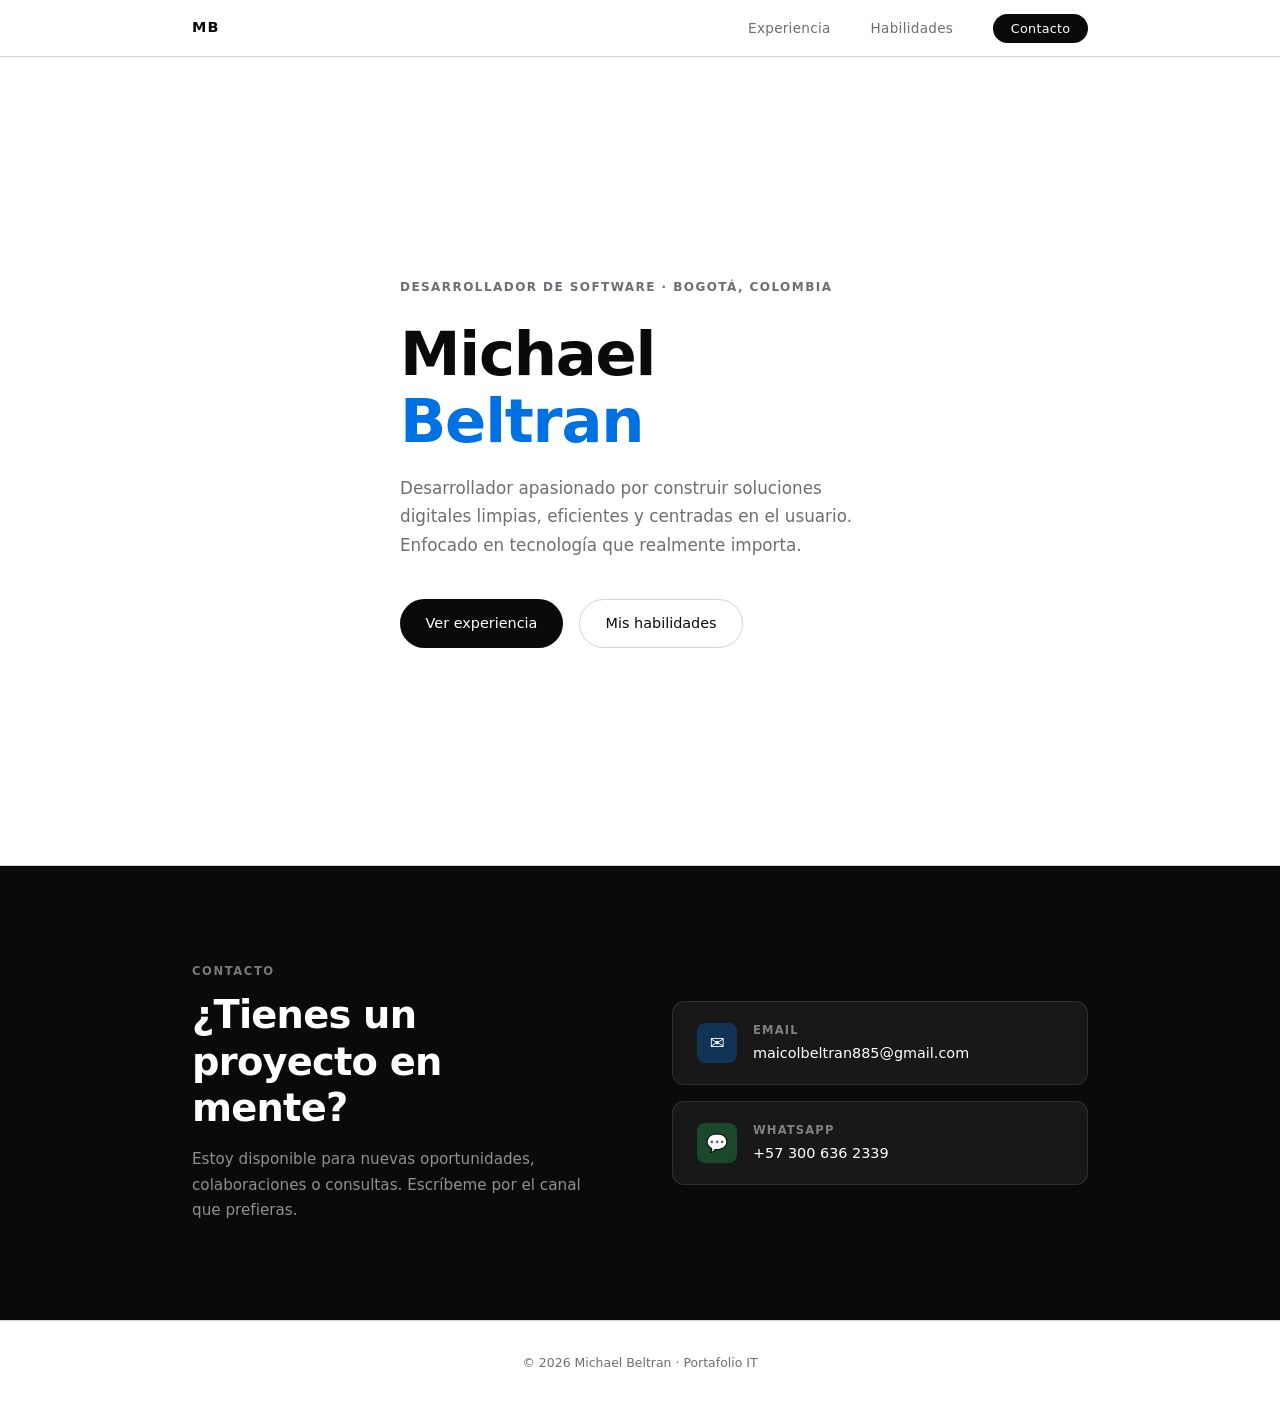
<file: index.html>
<!DOCTYPE html>
<html lang="es">
<head>
  <meta charset="UTF-8" />
  <meta name="viewport" content="width=device-width, initial-scale=1.0" />
  <title>Michael Beltran — Portafolio IT</title>
  <link rel="stylesheet" href="style.css" />
</head>
<body>

  <nav>
    <div class="nav-inner">
      <a href="index.html" class="nav-logo">MB</a>
      <ul class="nav-links">
        <li class="hide-mobile"><a href="experiencia.html">Experiencia</a></li>
        <li class="hide-mobile"><a href="habilidades.html">Habilidades</a></li>
        <li><a href="#contacto" class="btn-contacto-nav">Contacto</a></li>
      </ul>
    </div>
  </nav>

  <main>
    <section class="hero">
      <div class="container">
        <div class="hero-content">
          <span class="hero-tag">Desarrollador de software · Bogotá, Colombia</span>
          <h1>Michael<br><span>Beltran</span></h1>
          <p class="hero-desc">
            Desarrollador apasionado por construir soluciones digitales limpias,
            eficientes y centradas en el usuario. Enfocado en tecnología que realmente importa.
          </p>
          <div class="hero-actions">
            <a href="experiencia.html" class="btn-primary">Ver experiencia</a>
            <a href="habilidades.html" class="btn-secondary">Mis habilidades</a>
          </div>
        </div>
      </div>
    </section>
  </main>

  <section class="contact-section" id="contacto">
    <div class="contact-inner">
      <div>
        <p class="contact-label">Contacto</p>
        <h2 class="contact-title">¿Tienes un proyecto en mente?</h2>
        <p class="contact-sub">
          Estoy disponible para nuevas oportunidades, colaboraciones o consultas.
          Escríbeme por el canal que prefieras.
        </p>
      </div>
      <div class="contact-options">
        <a href="mailto:maicolbeltran885@gmail.com" class="contact-link">
          <div class="contact-icon icon-email">✉️</div>
          <div>
            <div class="contact-link-label">Email</div>
            <div class="contact-link-value">maicolbeltran885@gmail.com</div>
          </div>
        </a>
        <a href="https://wa.me/573006362339" target="_blank" class="contact-link">
          <div class="contact-icon icon-whatsapp">💬</div>
          <div>
            <div class="contact-link-label">WhatsApp</div>
            <div class="contact-link-value">+57 300 636 2339</div>
          </div>
        </a>
      </div>
    </div>
  </section>

  <footer>
    <p>© 2026 Michael Beltran · Portafolio IT</p>
  </footer>

  <script src="script.js"></script>
</body>
</html>
</file>
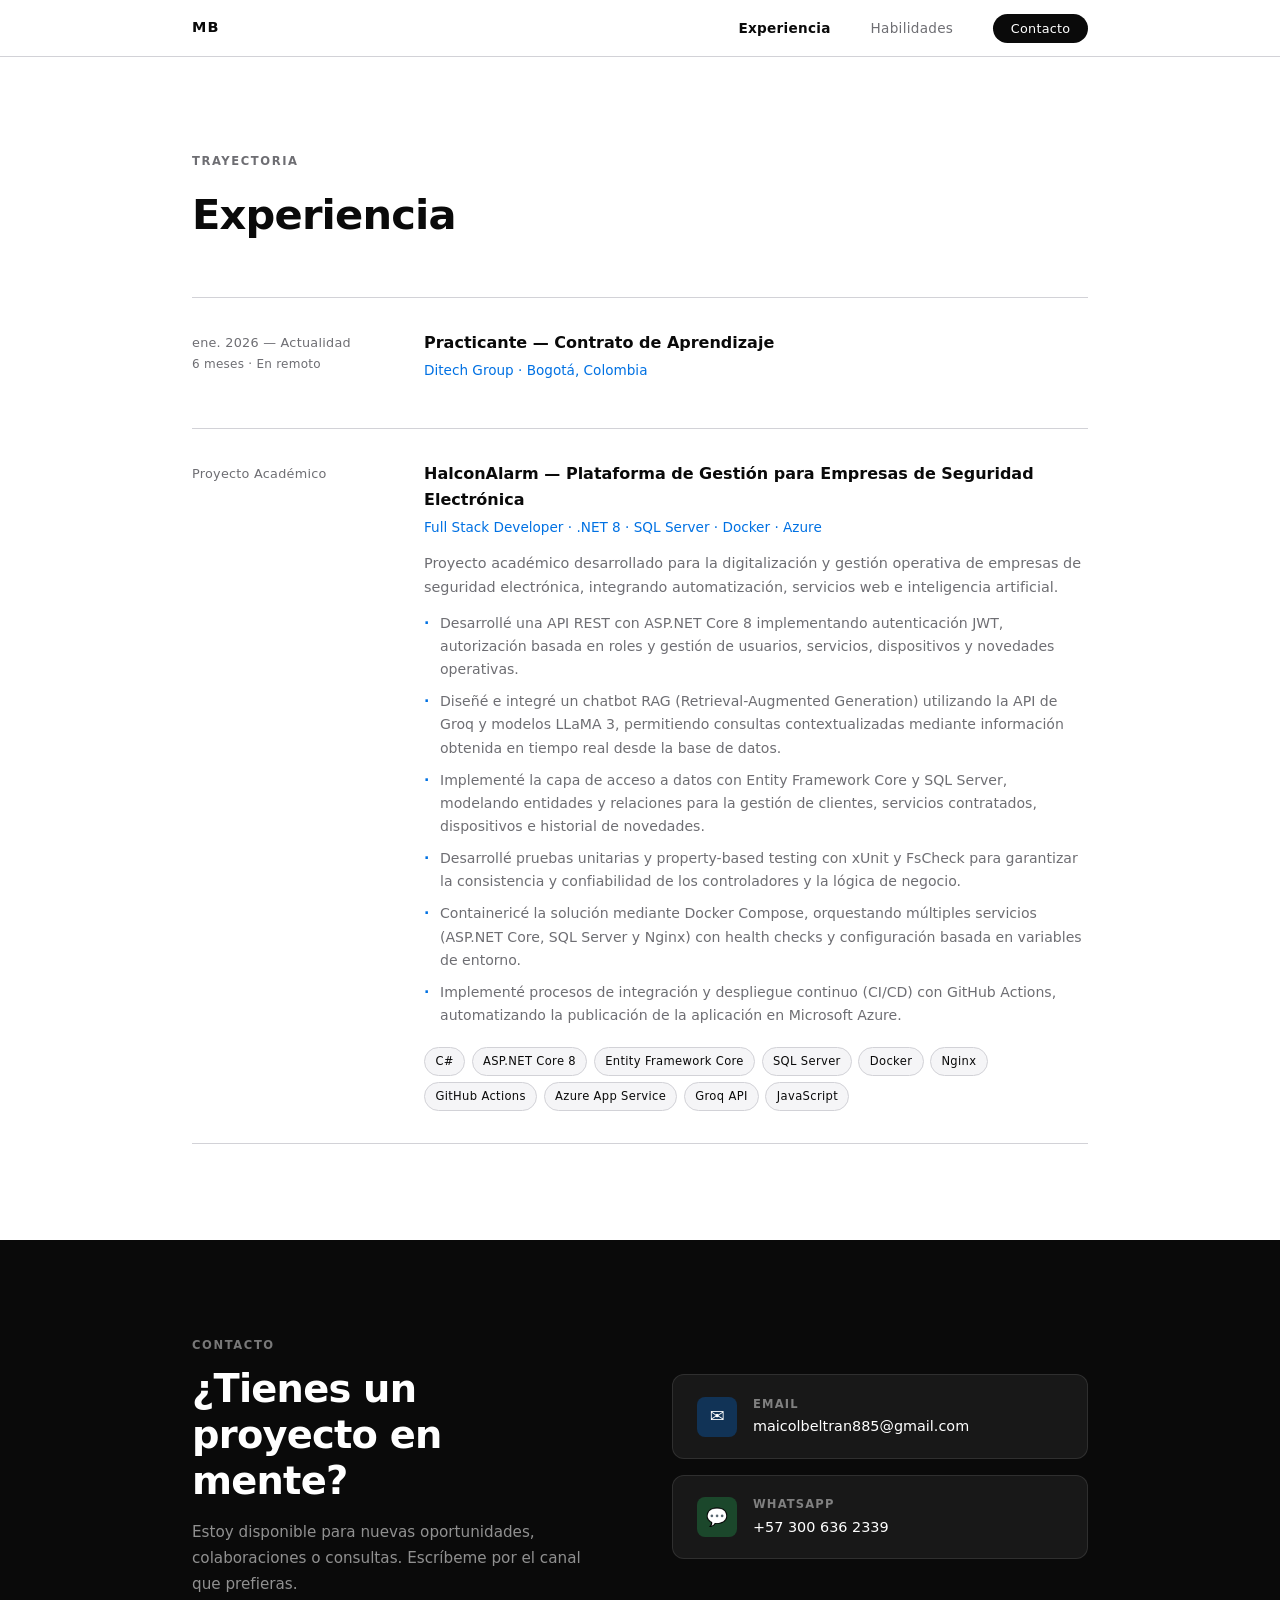
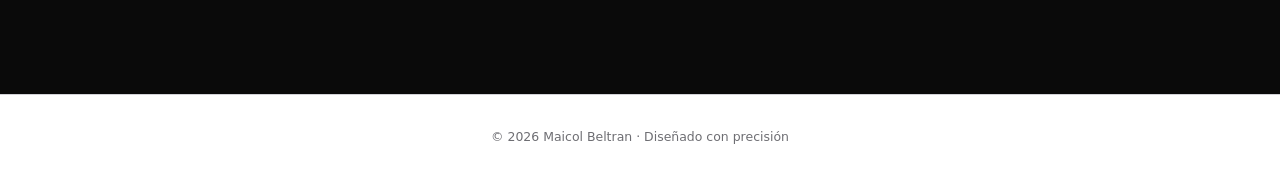
<file: experiencia.html>
<!DOCTYPE html>
<html lang="es">
<head>
  <meta charset="UTF-8" />
  <meta name="viewport" content="width=device-width, initial-scale=1.0" />
  <title>Experiencia — Maicol Beltran</title>
  <link rel="stylesheet" href="style.css" />
</head>
<body>

  <nav>
    <div class="nav-inner">
      <a href="index.html" class="nav-logo">MB</a>
      <ul class="nav-links">
        <li class="hide-mobile"><a href="experiencia.html">Experiencia</a></li>
        <li class="hide-mobile"><a href="habilidades.html">Habilidades</a></li>
        <li><a href="index.html#contacto" class="btn-contacto-nav">Contacto</a></li>
      </ul>
    </div>
  </nav>

  <main>
    <section class="section">
      <div class="container">
        <p class="section-label">Trayectoria</p>
        <h2 class="section-title">Experiencia</h2>

        <div class="exp-grid">

          <div class="exp-card">
            <div class="exp-periodo">ene. 2026 — Actualidad<br><span style="font-size:0.75rem">6 meses · En remoto</span></div>
            <div>
              <div class="exp-cargo">Practicante — Contrato de Aprendizaje</div>
              <div class="exp-empresa">Ditech Group · Bogotá, Colombia</div>
            </div>
          </div>

          <div class="exp-card">
            <div class="exp-periodo">Proyecto Académico</div>
            <div>
              <div class="exp-cargo">HalconAlarm — Plataforma de Gestión para Empresas de Seguridad Electrónica</div>
              <div class="exp-empresa">Full Stack Developer · .NET 8 · SQL Server · Docker · Azure</div>
              <p class="exp-desc" style="margin-bottom: 0.6rem;">
                Proyecto académico desarrollado para la digitalización y gestión operativa de empresas de
                seguridad electrónica, integrando automatización, servicios web e inteligencia artificial.
              </p>
              <ul class="exp-bullets">
                <li>Desarrollé una API REST con ASP.NET Core 8 implementando autenticación JWT, autorización basada en roles y gestión de usuarios, servicios, dispositivos y novedades operativas.</li>
                <li>Diseñé e integré un chatbot RAG (Retrieval-Augmented Generation) utilizando la API de Groq y modelos LLaMA 3, permitiendo consultas contextualizadas mediante información obtenida en tiempo real desde la base de datos.</li>
                <li>Implementé la capa de acceso a datos con Entity Framework Core y SQL Server, modelando entidades y relaciones para la gestión de clientes, servicios contratados, dispositivos e historial de novedades.</li>
                <li>Desarrollé pruebas unitarias y property-based testing con xUnit y FsCheck para garantizar la consistencia y confiabilidad de los controladores y la lógica de negocio.</li>
                <li>Containericé la solución mediante Docker Compose, orquestando múltiples servicios (ASP.NET Core, SQL Server y Nginx) con health checks y configuración basada en variables de entorno.</li>
                <li>Implementé procesos de integración y despliegue continuo (CI/CD) con GitHub Actions, automatizando la publicación de la aplicación en Microsoft Azure.</li>
              </ul>
              <div class="exp-tags">
                <span>C#</span><span>ASP.NET Core 8</span><span>Entity Framework Core</span>
                <span>SQL Server</span><span>Docker</span><span>Nginx</span>
                <span>GitHub Actions</span><span>Azure App Service</span><span>Groq API</span>
                <span>JavaScript</span>
              </div>
            </div>
          </div>

        </div>
      </div>
    </section>
  </main>

  <section class="contact-section" id="contacto">
    <div class="contact-inner">
      <div>
        <p class="contact-label">Contacto</p>
        <h2 class="contact-title">¿Tienes un proyecto en mente?</h2>
        <p class="contact-sub">
          Estoy disponible para nuevas oportunidades, colaboraciones o consultas.
          Escríbeme por el canal que prefieras.
        </p>
      </div>
      <div class="contact-options">
        <a href="mailto:maicolbeltran885@gmail.com" class="contact-link">
          <div class="contact-icon icon-email">✉️</div>
          <div>
            <div class="contact-link-label">Email</div>
            <div class="contact-link-value">maicolbeltran885@gmail.com</div>
          </div>
        </a>
        <a href="https://wa.me/573006362339" target="_blank" class="contact-link">
          <div class="contact-icon icon-whatsapp">💬</div>
          <div>
            <div class="contact-link-label">WhatsApp</div>
            <div class="contact-link-value">+57 300 636 2339</div>
          </div>
        </a>
      </div>
    </div>
  </section>

  <footer>
    <p>© 2026 Maicol Beltran · Diseñado con precisión</p>
  </footer>

  <script src="script.js"></script>
</body>
</html>
</file>
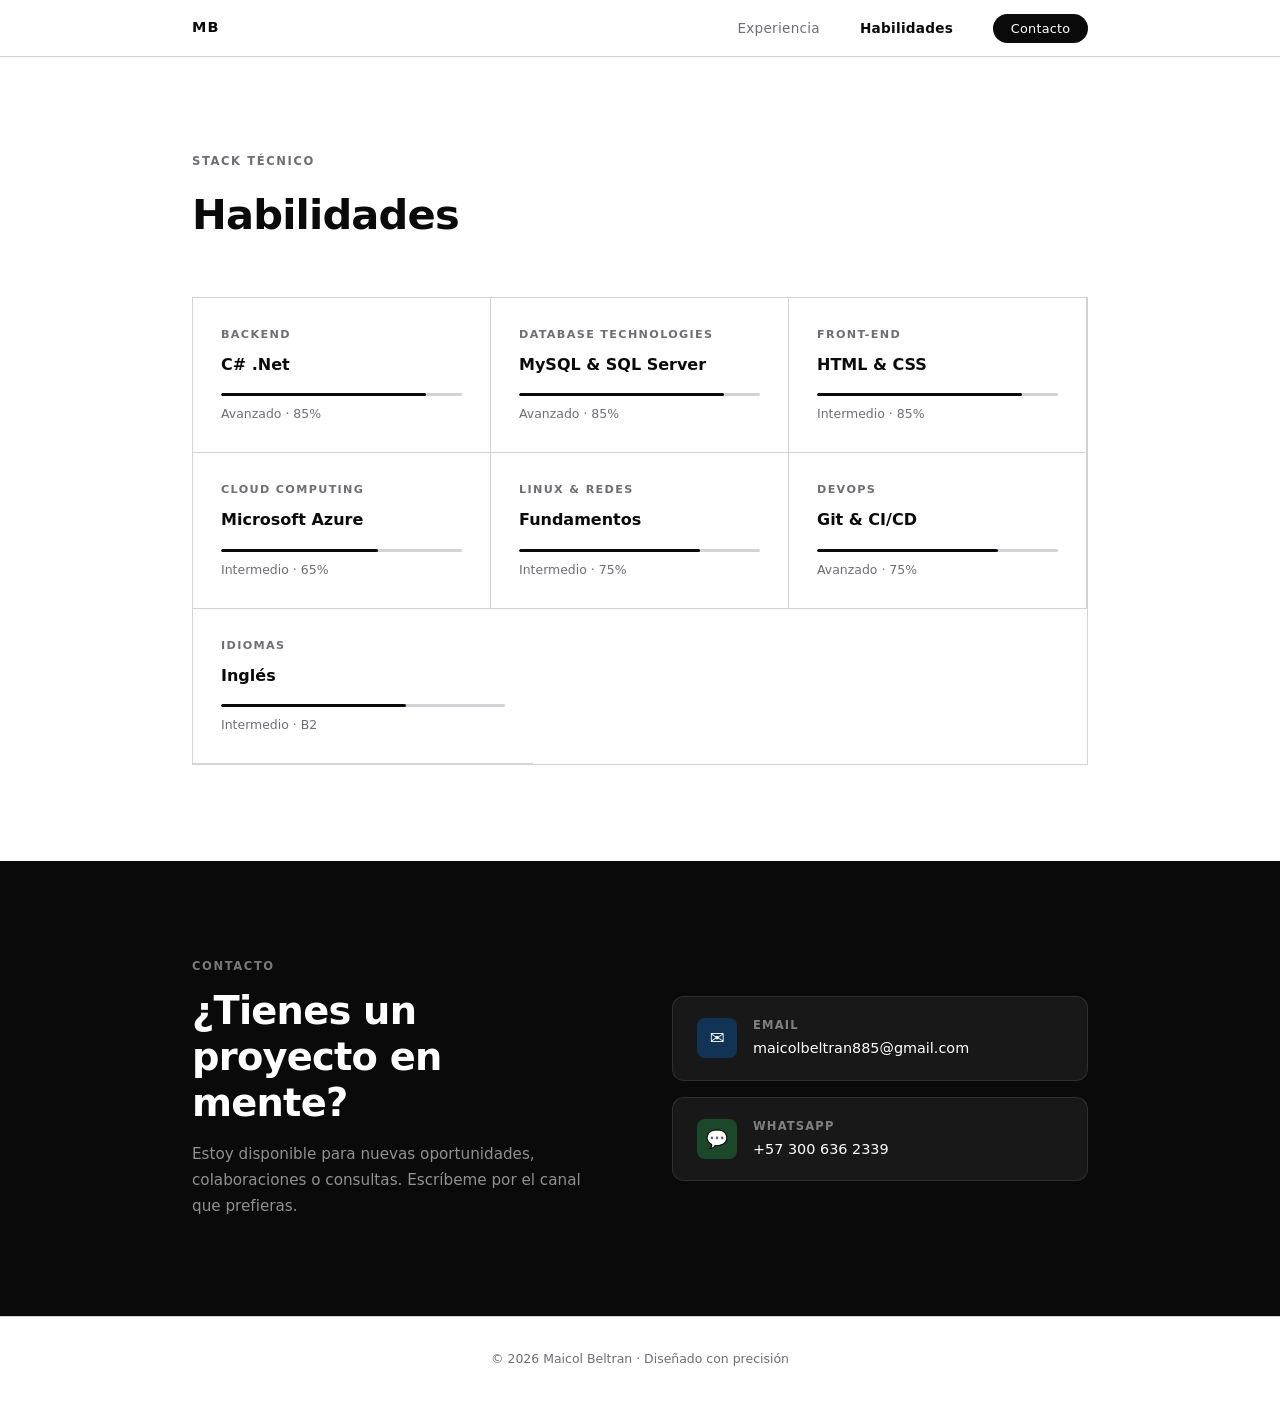
<file: habilidades.html>
<!DOCTYPE html>
<html lang="es">
<head>
  <meta charset="UTF-8" />
  <meta name="viewport" content="width=device-width, initial-scale=1.0" />
  <title>Habilidades — Maicol Beltran</title>
  <link rel="stylesheet" href="style.css" />
</head>
<body>

  <nav>
    <div class="nav-inner">
      <a href="index.html" class="nav-logo">MB</a>
      <ul class="nav-links">
        <li class="hide-mobile"><a href="experiencia.html">Experiencia</a></li>
        <li class="hide-mobile"><a href="habilidades.html">Habilidades</a></li>
        <li><a href="index.html#contacto" class="btn-contacto-nav">Contacto</a></li>
      </ul>
    </div>
  </nav>

  <main>
    <section class="section">
      <div class="container">
        <p class="section-label">Stack técnico</p>
        <h2 class="section-title">Habilidades</h2>

        <div class="skills-grid">

          <div class="skill-card">
            <div class="skill-cat">Backend</div>
            <div class="skill-name">C# .Net</div>
            <div class="skill-bar-bg">
              <div class="skill-bar-fill" data-width="85"></div>
            </div>
            <div class="skill-level">Avanzado · 85%</div>
          </div>

          <div class="skill-card">
            <div class="skill-cat">Database Technologies</div>
            <div class="skill-name">MySQL & SQL Server</div>
            <div class="skill-bar-bg">
              <div class="skill-bar-fill" data-width="85"></div>
            </div>
            <div class="skill-level">Avanzado · 85%</div>
          </div>

          <div class="skill-card">
            <div class="skill-cat">front-end</div>
            <div class="skill-name">HTML & CSS</div>
            <div class="skill-bar-bg">
              <div class="skill-bar-fill" data-width="85"></div>
            </div>
            <div class="skill-level">Intermedio · 85%</div>
          </div>

          <div class="skill-card">
            <div class="skill-cat">Cloud Computing</div>
            <div class="skill-name">Microsoft Azure </div>
            <div class="skill-bar-bg">
              <div class="skill-bar-fill" data-width="65"></div>
            </div>
            <div class="skill-level">Intermedio · 65%</div>
          </div>

          <div class="skill-card">
            <div class="skill-cat">Linux & Redes</div>
            <div class="skill-name">Fundamentos</div>
            <div class="skill-bar-bg">
              <div class="skill-bar-fill" data-width="75"></div>
            </div>
            <div class="skill-level">Intermedio · 75%</div>
          </div>

          <div class="skill-card">
            <div class="skill-cat">DevOps</div>
            <div class="skill-name">Git & CI/CD</div>
            <div class="skill-bar-bg">
              <div class="skill-bar-fill" data-width="75"></div>
            </div>
            <div class="skill-level">Avanzado · 75%</div>
          </div>

          <div class="skill-card skill-card--wide">
            <div class="skill-cat">Idiomas</div>
            <div class="skill-name">Inglés</div>
            <div class="skill-bar-bg">
              <div class="skill-bar-fill" data-width="65"></div>
            </div>
            <div class="skill-level">Intermedio · B2</div>
          </div>

        </div>
      </div>
    </section>
  </main>

  <section class="contact-section" id="contacto">
    <div class="contact-inner">
      <div>
        <p class="contact-label">Contacto</p>
        <h2 class="contact-title">¿Tienes un proyecto en mente?</h2>
        <p class="contact-sub">
          Estoy disponible para nuevas oportunidades, colaboraciones o consultas.
          Escríbeme por el canal que prefieras.
        </p>
      </div>
      <div class="contact-options">
        <a href="mailto:maicolbeltran885@gmail.com" class="contact-link">
          <div class="contact-icon icon-email">✉️</div>
          <div>
            <div class="contact-link-label">Email</div>
            <div class="contact-link-value">maicolbeltran885@gmail.com</div>
          </div>
        </a>
        <a href="https://wa.me/573006362339" target="_blank" class="contact-link">
          <div class="contact-icon icon-whatsapp">💬</div>
          <div>
            <div class="contact-link-label">WhatsApp</div>
            <div class="contact-link-value">+57 300 636 2339</div>
          </div>
        </a>
      </div>
    </div>
  </section>

  <footer>
    <p>© 2026 Maicol Beltran · Diseñado con precisión</p>
  </footer>

  <script src="script.js"></script>
</body>
</html>
</file>
<file: style.css>
/* ===== VARIABLES Y RESET ===== */
:root {
  --negro: #0a0a0a;
  --blanco: #ffffff;
  --gris-claro: #f5f5f7;
  --gris-medio: #d2d2d7;
  --gris-texto: #6e6e73;
  --acento: #0071e3;
  --fuente: 'Segoe UI', system-ui, -apple-system, sans-serif;
  --max-width: 960px;
  --transicion: 0.25s ease;
}

*, *::before, *::after {
  box-sizing: border-box;
  margin: 0;
  padding: 0;
}

html {
  scroll-behavior: smooth;
}

body {
  font-family: var(--fuente);
  background-color: var(--blanco);
  color: var(--negro);
  line-height: 1.6;
  -webkit-font-smoothing: antialiased;
}

/* ===== NAVEGACIÓN ===== */
nav {
  position: fixed;
  top: 0;
  left: 0;
  right: 0;
  z-index: 100;
  background: rgba(255, 255, 255, 0.88);
  backdrop-filter: blur(20px);
  -webkit-backdrop-filter: blur(20px);
  border-bottom: 1px solid var(--gris-medio);
}

.nav-inner {
  max-width: var(--max-width);
  margin: 0 auto;
  padding: 0 2rem;
  height: 56px;
  display: flex;
  align-items: center;
  justify-content: space-between;
}

.nav-logo {
  font-size: 0.9rem;
  font-weight: 600;
  letter-spacing: 0.08em;
  text-transform: uppercase;
  color: var(--negro);
  text-decoration: none;
}

.nav-links {
  display: flex;
  list-style: none;
  gap: 2.5rem;
  align-items: center;
}

.nav-links a {
  text-decoration: none;
  font-size: 0.85rem;
  color: var(--gris-texto);
  letter-spacing: 0.02em;
  transition: color var(--transicion);
}

.nav-links a:hover {
  color: var(--negro);
}

.btn-contacto-nav {
  background: var(--negro);
  color: var(--blanco) !important;
  padding: 0.45rem 1.1rem;
  border-radius: 999px;
  font-size: 0.8rem !important;
  font-weight: 500;
  transition: background var(--transicion), color var(--transicion) !important;
}

.btn-contacto-nav:hover {
  background: var(--acento) !important;
  color: var(--blanco) !important;
}

/* ===== LAYOUT ===== */
main {
  padding-top: 56px;
}

.container {
  max-width: var(--max-width);
  margin: 0 auto;
  padding: 0 2rem;
}

/* ===== HERO ===== */
.hero {
  min-height: 90vh;
  display: flex;
  align-items: center;
  border-bottom: 1px solid var(--gris-medio);
}

.hero-content {
  max-width: 620px;
}

.hero-tag {
  display: inline-block;
  font-size: 0.75rem;
  font-weight: 600;
  letter-spacing: 0.12em;
  text-transform: uppercase;
  color: var(--gris-texto);
  margin-bottom: 1.5rem;
}

.hero h1 {
  font-size: clamp(2.4rem, 5vw, 3.8rem);
  font-weight: 700;
  line-height: 1.1;
  letter-spacing: -0.02em;
  margin-bottom: 1.2rem;
}

.hero h1 span {
  color: var(--acento);
}

.hero-desc {
  font-size: 1.05rem;
  color: var(--gris-texto);
  max-width: 480px;
  margin-bottom: 2.5rem;
  line-height: 1.7;
}

.hero-actions {
  display: flex;
  gap: 1rem;
  flex-wrap: wrap;
}

.btn-primary {
  display: inline-flex;
  align-items: center;
  gap: 0.5rem;
  background: var(--negro);
  color: var(--blanco);
  text-decoration: none;
  padding: 0.75rem 1.6rem;
  border-radius: 999px;
  font-size: 0.9rem;
  font-weight: 500;
  transition: background var(--transicion);
}

.btn-primary:hover {
  background: var(--acento);
}

.btn-secondary {
  display: inline-flex;
  align-items: center;
  gap: 0.5rem;
  background: transparent;
  color: var(--negro);
  text-decoration: none;
  padding: 0.75rem 1.6rem;
  border-radius: 999px;
  font-size: 0.9rem;
  font-weight: 500;
  border: 1.5px solid var(--gris-medio);
  transition: border-color var(--transicion), background var(--transicion);
}

.btn-secondary:hover {
  border-color: var(--negro);
  background: var(--gris-claro);
}

/* ===== SECCIONES GENERALES ===== */
.section {
  padding: 6rem 0;
  border-bottom: 1px solid var(--gris-medio);
}

.section:last-child {
  border-bottom: none;
}

.section-label {
  font-size: 0.72rem;
  font-weight: 600;
  letter-spacing: 0.14em;
  text-transform: uppercase;
  color: var(--gris-texto);
  margin-bottom: 0.75rem;
}

.section-title {
  font-size: clamp(1.8rem, 3.5vw, 2.6rem);
  font-weight: 700;
  letter-spacing: -0.02em;
  margin-bottom: 3rem;
}

/* ===== EXPERIENCIA ===== */
.exp-grid {
  display: grid;
  gap: 2px;
}

.exp-card {
  display: grid;
  grid-template-columns: 200px 1fr;
  gap: 2rem;
  padding: 2rem 0;
  border-top: 1px solid var(--gris-medio);
  transition: background var(--transicion);
}

.exp-card:last-child {
  border-bottom: 1px solid var(--gris-medio);
}

.exp-periodo {
  font-size: 0.8rem;
  color: var(--gris-texto);
  padding-top: 0.2rem;
  letter-spacing: 0.02em;
}

.exp-cargo {
  font-size: 1rem;
  font-weight: 600;
  margin-bottom: 0.3rem;
}

.exp-empresa {
  font-size: 0.85rem;
  color: var(--acento);
  margin-bottom: 0.75rem;
  font-weight: 500;
}

.exp-desc {
  font-size: 0.9rem;
  color: var(--gris-texto);
  line-height: 1.7;
}

/* ===== HABILIDADES ===== */
.skills-grid {
  display: grid;
  grid-template-columns: repeat(3, 1fr);
  border: 1px solid var(--gris-medio);
  overflow: hidden;
}

.skill-card {
  background: var(--blanco);
  padding: 1.75rem;
  cursor: pointer;
  transition: background var(--transicion);
  border-right: 1px solid var(--gris-medio);
  border-bottom: 1px solid var(--gris-medio);
}

.skill-card:hover {
  background: var(--gris-claro);
}

.skill-card--wide {
  grid-column: 1 / -1;
  max-width: 340px;
  border-right: none;
}

@media (max-width: 700px) {
  .skills-grid {
    grid-template-columns: 1fr;
  }
  .skill-card--wide {
    max-width: 100%;
  }
}


.skill-cat {
  font-size: 0.7rem;
  font-weight: 600;
  letter-spacing: 0.12em;
  text-transform: uppercase;
  color: var(--gris-texto);
  margin-bottom: 0.5rem;
}

.skill-name {
  font-size: 1rem;
  font-weight: 600;
  margin-bottom: 1rem;
}

.skill-bar-bg {
  height: 3px;
  background: var(--gris-medio);
  border-radius: 999px;
  overflow: hidden;
}

.skill-bar-fill {
  height: 100%;
  background: var(--negro);
  border-radius: 999px;
  width: 0;
  transition: width 0.8s cubic-bezier(0.4, 0, 0.2, 1);
}

.skill-level {
  font-size: 0.78rem;
  color: var(--gris-texto);
  margin-top: 0.5rem;
}

/* ===== CONTACTO ===== */
.contact-section {
  padding: 6rem 0;
  background: var(--negro);
  color: var(--blanco);
}

.contact-inner {
  max-width: var(--max-width);
  margin: 0 auto;
  padding: 0 2rem;
  display: grid;
  grid-template-columns: 1fr 1fr;
  gap: 4rem;
  align-items: center;
}

.contact-label {
  font-size: 0.72rem;
  font-weight: 600;
  letter-spacing: 0.14em;
  text-transform: uppercase;
  color: rgba(255,255,255,0.45);
  margin-bottom: 0.75rem;
}

.contact-title {
  font-size: clamp(1.8rem, 3vw, 2.4rem);
  font-weight: 700;
  letter-spacing: -0.02em;
  line-height: 1.2;
  margin-bottom: 1rem;
}

.contact-sub {
  font-size: 0.95rem;
  color: rgba(255,255,255,0.55);
  line-height: 1.7;
}

.contact-options {
  display: flex;
  flex-direction: column;
  gap: 1rem;
  width: 100%;
}

.contact-link {
  display: flex;
  align-items: center;
  gap: 1rem;
  padding: 1.2rem 1.5rem;
  border-radius: 12px;
  background: rgba(255,255,255,0.06);
  border: 1px solid rgba(255,255,255,0.1);
  text-decoration: none;
  color: var(--blanco);
  transition: background var(--transicion), border-color var(--transicion);
  min-height: 72px;
  box-sizing: border-box;
}

.contact-link:hover {
  background: rgba(255,255,255,0.12);
  border-color: rgba(255,255,255,0.25);
}

.contact-icon {
  width: 40px;
  height: 40px;
  min-width: 40px;
  border-radius: 8px;
  display: flex;
  align-items: center;
  justify-content: center;
  font-size: 1.1rem;
  flex-shrink: 0;
}

.icon-email { background: rgba(0, 113, 227, 0.3); }
.icon-whatsapp { background: rgba(37, 211, 102, 0.25); }

.contact-link-label {
  font-size: 0.72rem;
  font-weight: 600;
  letter-spacing: 0.1em;
  text-transform: uppercase;
  color: rgba(255,255,255,0.45);
  margin-bottom: 0.15rem;
}

.contact-link-value {
  font-size: 0.9rem;
  font-weight: 500;
}

/* ===== FOOTER ===== */
footer {
  padding: 2rem;
  text-align: center;
  font-size: 0.78rem;
  color: var(--gris-texto);
  border-top: 1px solid var(--gris-medio);
}

/* ===== RESPONSIVE ===== */
@media (max-width: 700px) {
  .exp-card {
    grid-template-columns: 1fr;
    gap: 0.5rem;
  }

  .contact-inner {
    grid-template-columns: 1fr;
    gap: 2.5rem;
  }

  .nav-links .hide-mobile {
    display: none;
  }
}

/* ===== EXPERIENCIA: BULLETS Y TAGS ===== */
.exp-bullets {
  list-style: none;
  margin: 0.75rem 0 1.25rem;
  display: flex;
  flex-direction: column;
  gap: 0.55rem;
}

.exp-bullets li {
  font-size: 0.88rem;
  color: var(--gris-texto);
  line-height: 1.65;
  padding-left: 1rem;
  position: relative;
}

.exp-bullets li::before {
  content: '·';
  position: absolute;
  left: 0;
  color: var(--acento);
  font-weight: 700;
}

.exp-tags {
  display: flex;
  flex-wrap: wrap;
  gap: 0.4rem;
  margin-top: 1rem;
}

.exp-tags span {
  font-size: 0.72rem;
  font-weight: 500;
  letter-spacing: 0.03em;
  padding: 0.25rem 0.65rem;
  border-radius: 999px;
  background: var(--gris-claro);
  border: 1px solid var(--gris-medio);
  color: var(--negro);
}
</file>
